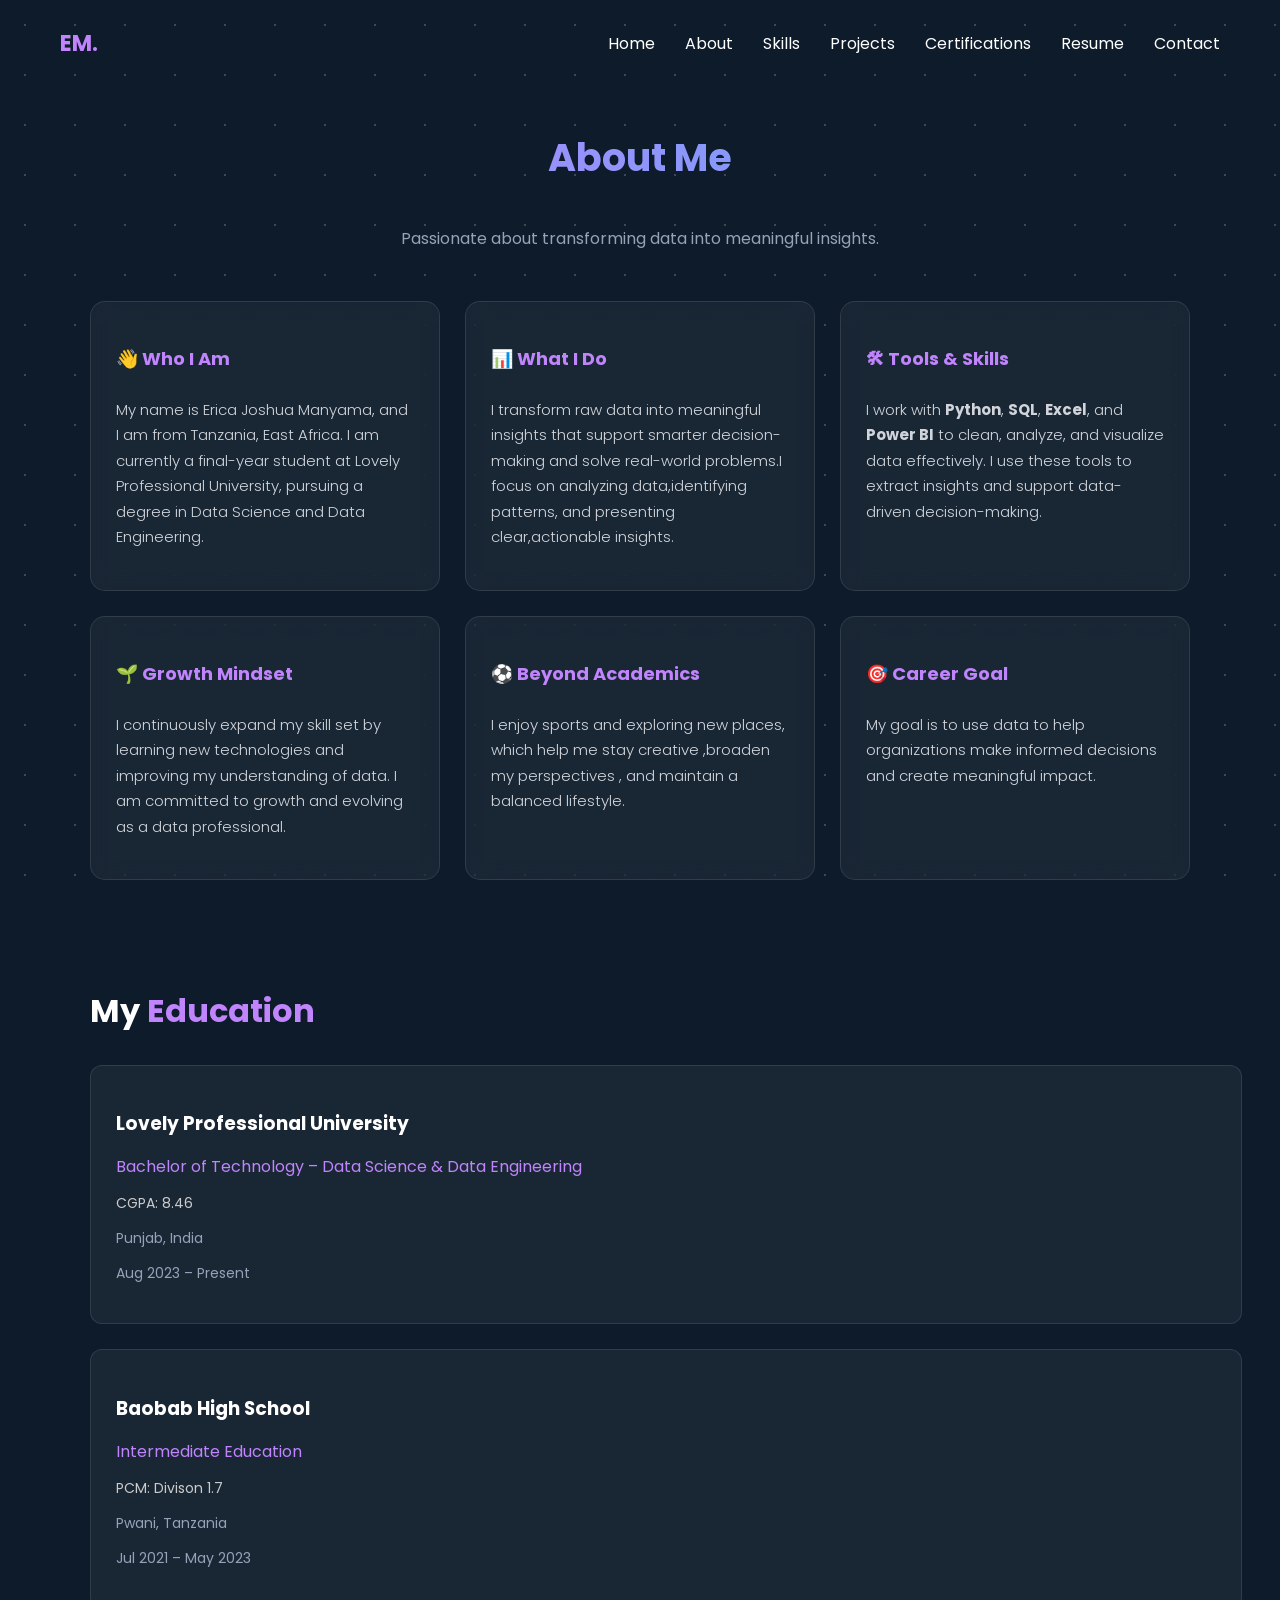
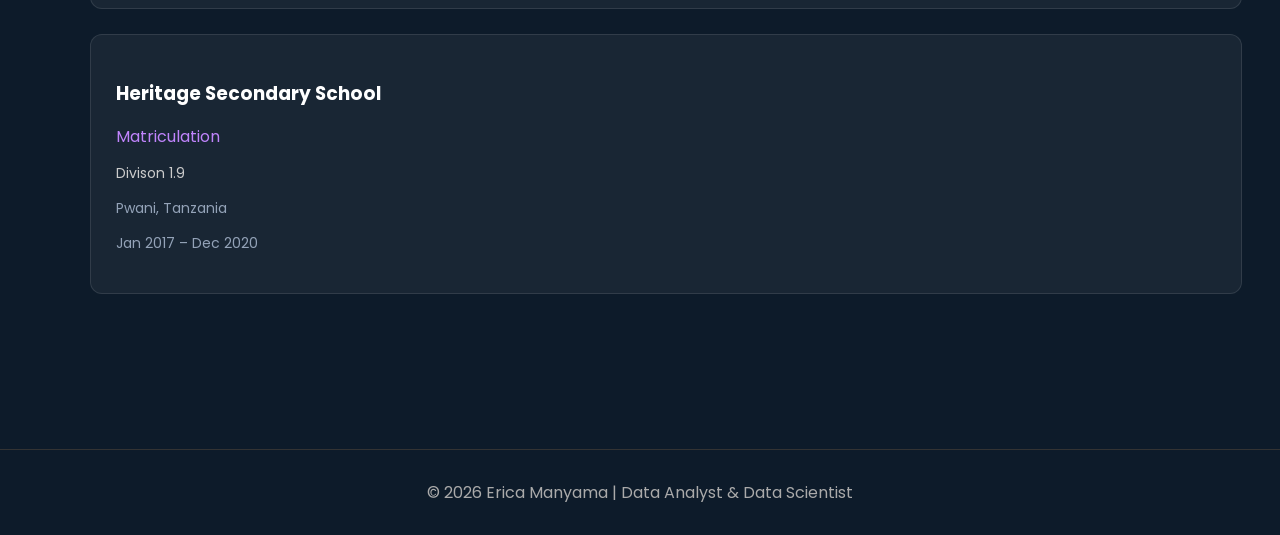
<file: about.html>
<!DOCTYPE html>
<html lang="en">

<head>

<meta charset="UTF-8">
<meta name="viewport" content="width=device-width, initial-scale=1.0">

<title>About | Erica Manyama</title>

<link href="https://fonts.googleapis.com/css2?family=Poppins:wght@300;400;600&display=swap" rel="stylesheet">

<style>

body{
margin:0;
font-family:Poppins;
color:white;
background:#0d1b2a;
}

/* STAR BACKGROUND */

body::before{
content:"";
position:fixed;
top:0;
left:0;
width:100%;
height:100%;
background-image:
radial-gradient(white 1px, transparent 1px),
radial-gradient(white 1px, transparent 1px);
background-size:50px 50px;
opacity:0.2;
z-index:-1;
}

/* NAVBAR */

nav{
display:flex;
justify-content:space-between;
align-items:center;
padding:15px 60px;
}

.logo{
font-size:22px;
font-weight:bold;
color:#c084fc;
}

nav ul{
display:flex;
list-style:none;
gap:30px;
}

nav ul li a{
text-decoration:none;
color:white;
}

nav ul li a:hover{
color:#c084fc;
}

/* EDUCATION SECTION */

.education{
max-width:1100px;
margin:auto;
padding:40px 20px 80px;
}

.education h2{
font-size:32px;
margin-bottom:30px;
text-align:left;
}

.education span{
color:#c084fc;
}

/* EDUCATION CARDS */

.edu-card{
background:rgba(255,255,255,0.05);;
padding:25px;
border-radius:12px;
margin-bottom:25px;
border:1px solid rgba(255,255,255,0.1);
transition:0.3s;
width:100%;
}

.edu-card:hover{
transform:translateY(-6px);
box-shadow:0 10px 25px rgba(192,132,252,0.3);
}

.edu-card h3{
margin-bottom:8px;
}

.degree{
color:#c084fc;
margin-bottom:6px;
}

.cgpa{
font-size:14px;
color:#ccc;
}

.location, .date{
font-size:14px;
color:#94a3b8;
}
/* NEW ABOUT CARD LAYOUT */

.about{
max-width:1100px;
margin:auto;
padding:10px 20px 40px;
}

.about h1{
font-size:38px;
margin-bottom:40px;
text-align:center;
background:linear-gradient(90deg,#c084fc,#60a5fa);
-webkit-background-clip:text;
color:transparent;
}

/* GRID */

.about-cards{
display:grid;
grid-template-columns:repeat(auto-fit,minmax(280px,1fr));
gap:25px;
align-items:stretch;
}

/* CARD STYLE */

.about-card{
background:rgba(255,255,255,0.05);
border:1px solid rgba(255,255,255,0.1);
padding:25px;
border-radius:15px;
backdrop-filter:blur(10px);
transition:0.3s;
opacity:0;
transform:translateY(40px);
animation:fadeUp 0.8s ease forwards;
display:flex;
flex-direction:column;
justify-content:flex-start;
min-height:160px;
}

/* ANIMATION DELAYS */

.about-card:nth-child(1){animation-delay:0.1s;}
.about-card:nth-child(2){animation-delay:0.2s;}
.about-card:nth-child(3){animation-delay:0.3s;}
.about-card:nth-child(4){animation-delay:0.4s;}
.about-card:nth-child(5){animation-delay:0.5s;}
.about-card:nth-child(6){animation-delay:0.6s;}

/* TEXT */

.about-card h3{
margin-bottom:10px;
color:#c084fc;
display:flex;
align-items:center;
gap:10px;
font-size:18px;
}

.about-card p{
font-size:15px;
font-weight:300;
line-height:1.7;
color:#d1d5db;
}

/* HOVER EFFECT */

.about-card:hover{
transform:translateY(-8px);
box-shadow:0 15px 30px rgba(0,0,0,0.3);
border:1px solid #c084fc;
}

/* ANIMATION KEYFRAMES */

@keyframes fadeUp{
to{
opacity:1;
transform:translateY(0);
}
}
.about-subtitle{
text-align:center;
color:#94a3b8;
margin-bottom:50px;
font-size:16px;
}


/* FOOTER */

footer{
text-align:center;
padding:30px;
border-top:1px solid #333;
margin-top:50px;
color:#aaa;
}

</style>

</head>

<body>

<nav>

<div class="logo">EM.</div>

<ul>
<li><a href="index.html">Home</a></li>
<li><a href="about.html">About</a></li>
<li><a href="skills.html">Skills</a></li>
<li><a href="projects.html">Projects</a></li>
<li><a href="certifications.html">Certifications</a></li>
<li><a href="resume.html">Resume</a></li>
<li><a href="contact.html">Contact</a></li>
</ul>

</nav>

<!-- ABOUT -->

<section class="about">

<h1>About Me</h1>
<p class="about-subtitle">
Passionate about transforming data into meaningful insights.
</p>

<div class="about-cards">

<div class="about-card">
<h3>👋 Who I Am</h3>
<p>
My name is Erica Joshua Manyama, and I am from Tanzania, East Africa. I am currently a final-year student at Lovely Professional University, pursuing a degree in Data Science and Data Engineering.
</p>
</div>

<div class="about-card">
<h3>📊 What I Do</h3>
<p>
I transform raw data into meaningful insights that support smarter decision-making and solve real-world problems.I focus on analyzing data,identifying patterns, and presenting clear,actionable insights.
</p>
</div>

<div class="about-card">
<h3>🛠 Tools & Skills</h3>
<p>
I work with <strong>Python</strong>, <strong>SQL</strong>, <strong>Excel</strong>, and <strong>Power BI</strong> to clean, analyze, and visualize data effectively. I use these tools to extract insights and support data-driven decision-making.
</p>
</div>

<div class="about-card">
<h3>🌱 Growth Mindset</h3>
<p>
 I continuously expand my skill set by learning new technologies and improving my understanding of data. I am committed to growth and evolving as a data professional.
</p>
</div>

<div class="about-card">
<h3>⚽ Beyond Academics</h3>
<p>
I enjoy sports and exploring new places, which help me stay creative ,broaden my perspectives , and maintain a balanced lifestyle.
</p>
</div>

<div class="about-card">
<h3>🎯 Career Goal</h3>
<p>
My goal is to use data to help organizations make informed decisions and create meaningful impact.
</p>
</div>

</div>

</section>
<!-- EDUCATION -->

<section class="education">

<h2>My <span>Education</span></h2>

<div class="edu-card">

<h3>Lovely Professional University</h3>

<p class="degree">Bachelor of Technology – Data Science & Data Engineering</p>

<p class="cgpa">CGPA: 8.46</p>

<p class="location">Punjab, India</p>

<p class="date">Aug 2023 – Present</p>

</div>

<div class="edu-card">

<h3>Baobab High School</h3>

<p class="degree">Intermediate Education</p>
  
<p class="cgpa">PCM: Divison 1.7</p>
  
<p class="location">Pwani, Tanzania</p>

<p class="date">Jul 2021 – May 2023</p>

</div>
  
<div class="edu-card">

<h3>Heritage Secondary School</h3>

<p class="degree">Matriculation</p>
  
<p class="cgpa">Divison 1.9</p>
  
<p class="location">Pwani, Tanzania</p>

<p class="date">Jan 2017 – Dec 2020</p>

</div>



</section>

<!-- FOOTER -->

<footer>

©️ 2026 Erica Manyama | Data Analyst & Data Scientist

</footer>

</body>

</html>
</file>
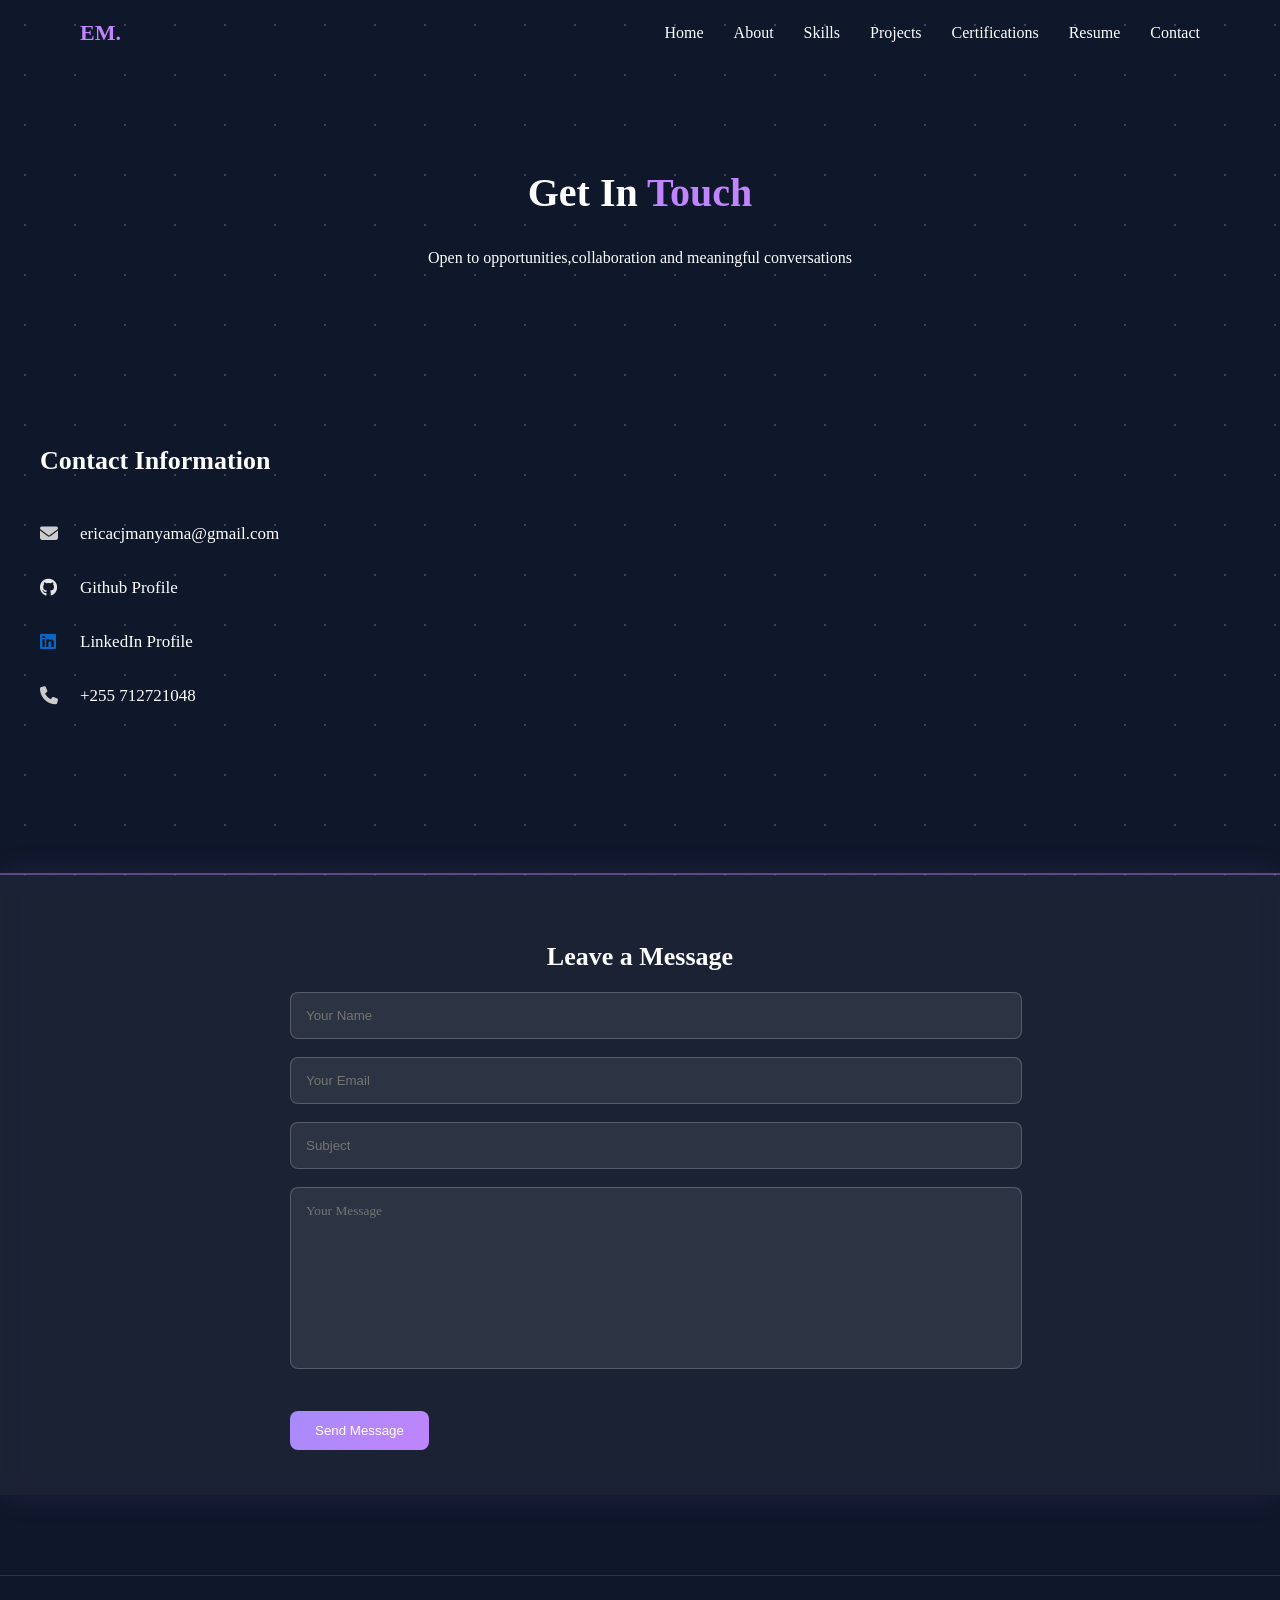
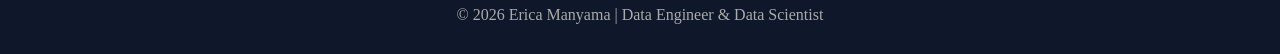
<file: contact.html>
<!DOCTYPE html>
<html lang="en">

<head>

<meta charset="UTF-8">
<meta name="viewport" content="width=device-width, initial-scale=1.0">

<title>Contact | Erica Manyama</title>

<link rel="stylesheet"
href="https://cdnjs.cloudflare.com/ajax/libs/font-awesome/6.4.0/css/all.min.css">
<link rel="stylesheet" href="https://cdnjs.cloudflare.com/ajax/libs/font-awesome/6.5.0/css/all.min.css">

<style>
html,body{
height:100%;
}
h1 span{
color:#c084fc;
}
.section{
padding:40px 80px 20px;
}

body{
margin:0;
font-family:Poppins;
background:#0f172a;
color:white;
display:flex;
flex-direction:column;
}

/* STAR BACKGROUND */

body::before{
content:"";
position:fixed;
width:100%;
height:100%;
background-image:radial-gradient(white 1px, transparent 1px);
background-size:50px 50px;
opacity:0.2;
z-index:-1;
}

/* PAGE TITLE */

.contact-header{
text-align:center;
padding:70px 20px;
margin-bottom:20px;
}

.contact-header h1{
font-size:40px;
}
/* NAVBAR */

nav{
display:flex;
justify-content:space-between;
align-items:center;
padding:20px 80px;
}

.logo{
font-size:22px;
font-weight:bold;
color:#c084fc;
}

nav ul{
display:flex;
list-style:none;
gap:30px;
margin:0;
padding:0;
}

nav ul li a{
text-decoration:none;
color:white;
font-size:16px;
transition:0.3s;
}

nav ul li a:hover{
color:#c084fc;
}

/* CONTACT GRID */

.contact-grid{
display:flex;
justify-content:center;
align-items:flex-start;
gap:80px;
padding:40px;
}

/* CONTACT INFO */


.contact-info a:hover{
color:#c084fc;
}

.contact-info h2{
margin-bottom:30px;
font-size:26px;
}

/* ICON ROW */

.contact-item{
display:flex;
align-items:center;
margin-bottom:20px;
font-size:17px;
}

.contact-item i{
font-size:18px;
color:#white;
width:30px;
margin-right:10px;
}
.contact-item i:hover{
opacity:0.8;
transform:scale(1.1);
transition:0.3s;
}

.contact-item a{
text-decoration:none;
color:white;
}

/* MAP */

.contact-top{
display:flex;
justify-content:center;
align-items:stretch;
gap:20px;
padding: 20px 60px;
margin-top:-20px;
}

/* LEFT SIDE */
.contact-info{
flex:1;
line-height:2;
display:flex;
flex-direction:column;
justify-content:center;
}

/* RIGHT SIDE MAP */
.map{
flex:1;
display:flex;
}

.map iframe{
width:100%;
height:100%;
min-height:400px;
border-radius:12px;
border:none;
}
/* FORM SECTION */

.form-section{
flex:1;
display:flex;
justify-content:center;

}

.form-section h2{
margin-bottom:30px;
font-size:26px;
}

.form-card{
width:100%;
margin:40px 0;
padding:40px 120px;
margin-top:20px;

background:rgba(255,255,255,0.05);
border-radius:0;
backdrop-filter:blur(10px);
text-align:left;
border-top:2px solid rgba(192,132,252,0.4);
display:flex;
flex-direction:column;
align-items:center;
justify-content:center;
min-height:60vh;
box-shadow:0 0 30px rgba(192,132,252,0.1);
}
.form-card:hover{
box-shadow:0 0 30px rgba(192,132,252,0.2);
}
.form-card h2{
text-align:left;
margin-bottom:20px;
}


/* FORM */

form{
width:100%;
max-width:700px;
}

input, textarea{
width:100%;
max-width:800px;
padding:15px;
margin-bottom:18px;

background:rgba(255,255,255,0.08);
border:1px solid rgba(255,255,255,0.2);
color:white;

border-radius:8px;
outline:none;
}

textarea{
height:150px;
resize:none;
font-family:inherit;
}
input:focus, textarea:focus{
border:1px solid #c084fc;
box-shadow:0 0 10px rgba(192,132,252,0.5);
}
input:hover, textarea:hover{
border:1px solid rgba(192,132,252,0.6);
}
/* BUTTON */

button{
background:linear-gradient(135deg,#a78bfa,#c084fc);
border:none;
padding:12px 25px;
border-radius:8px;
color:white;
cursor:pointer;
transition:0.3s;
margin-top:20px;
align-self:flex-start;
}


button:hover{
background:#a855f7;
transform:translateY(-2px);
box-shadow:0 8px 20px rgba(168,85,247,0.4);
transition:0.3s;
}

/* FOOTER */

footer{
text-align:center;
padding:30px;
border-top:1px solid #333;
color:#aaa;
margin-top:40px;
}


/* Default (email & phone) */
.fa-envelope,
.fa-phone{
color:#ccc; /* light neutral */
}

/* GitHub - black */
.fa-github{
color:#e6e6e6;
}

/* LinkedIn - blue */
.fa-linkedin{
color:#0A66C2;
}

</style>

</head>

<body>

<!-- HEADER -->
<nav>

<div class="logo">EM.</div>

<ul>
<li><a href="index.html">Home</a></li>
<li><a href="about.html">About</a></li>
<li><a href="skills.html">Skills</a></li>
<li><a href="projects.html">Projects</a></li>
<li><a href="certifications.html">Certifications</a></li>
<li><a href="resume.html">Resume</a></li>
<li><a href="contact.html">Contact</a></li>
</ul>
</nav>

<section class="contact-header">

<h1>Get In <span>Touch</span></h1>
<p>Open to opportunities,collaboration and meaningful conversations</p>

</section>


<!-- CONTACT INFO + MAP -->

<section class="contact-grid">

<div class="contact-info">

<h2>Contact Information</h2>

<div class="contact-item">
<i class="fas fa-envelope"></i>
<a href="mailto:ericacjmanyama@gmail.com">
ericacjmanyama@gmail.com
</a>
</div>

<div class="contact-item">
<i class="fab fa-github"></i>
<a href="https://github.com/EricaManyama123" target="_blank">
Github Profile
</a>
</div>

<div class="contact-item">
<i class="fab fa-linkedin"></i>
<a href="https://www.linkedin.com/in/erica-joshua-9749272a1/" target="_blank">
LinkedIn Profile
</a>
</div>

<div class="contact-item">
<i class="fas fa-phone"></i>
<a href="tel:+255 712721048">+255 712721048</a>
</div>

</div>


<!-- MAP -->

<div class="map">

<iframe
src="https://www.google.com/maps?q=Lovely%20Professional%20University&output=embed">
</iframe>

</div>

</section>


<!-- CONTACT FORM -->

<section class="form-section">
<div class="form-card">

  <h2>Leave a Message</h2>

<form action="https://formspree.io/f/YOUR_FORM_ID" method="POST">

<input type="text" name="name" placeholder="Your Name" required>

<input type="email" name="email" placeholder="Your Email" required>

<input type="text" name="subject" placeholder="Subject">

<textarea name="message" placeholder="Your Message"></textarea>

<button type="submit">Send Message</button>

</form>
</div>

</section>


<footer>

© 2026 Erica Manyama | Data Engineer & Data Scientist

</footer>


</body>

</html>
</file>
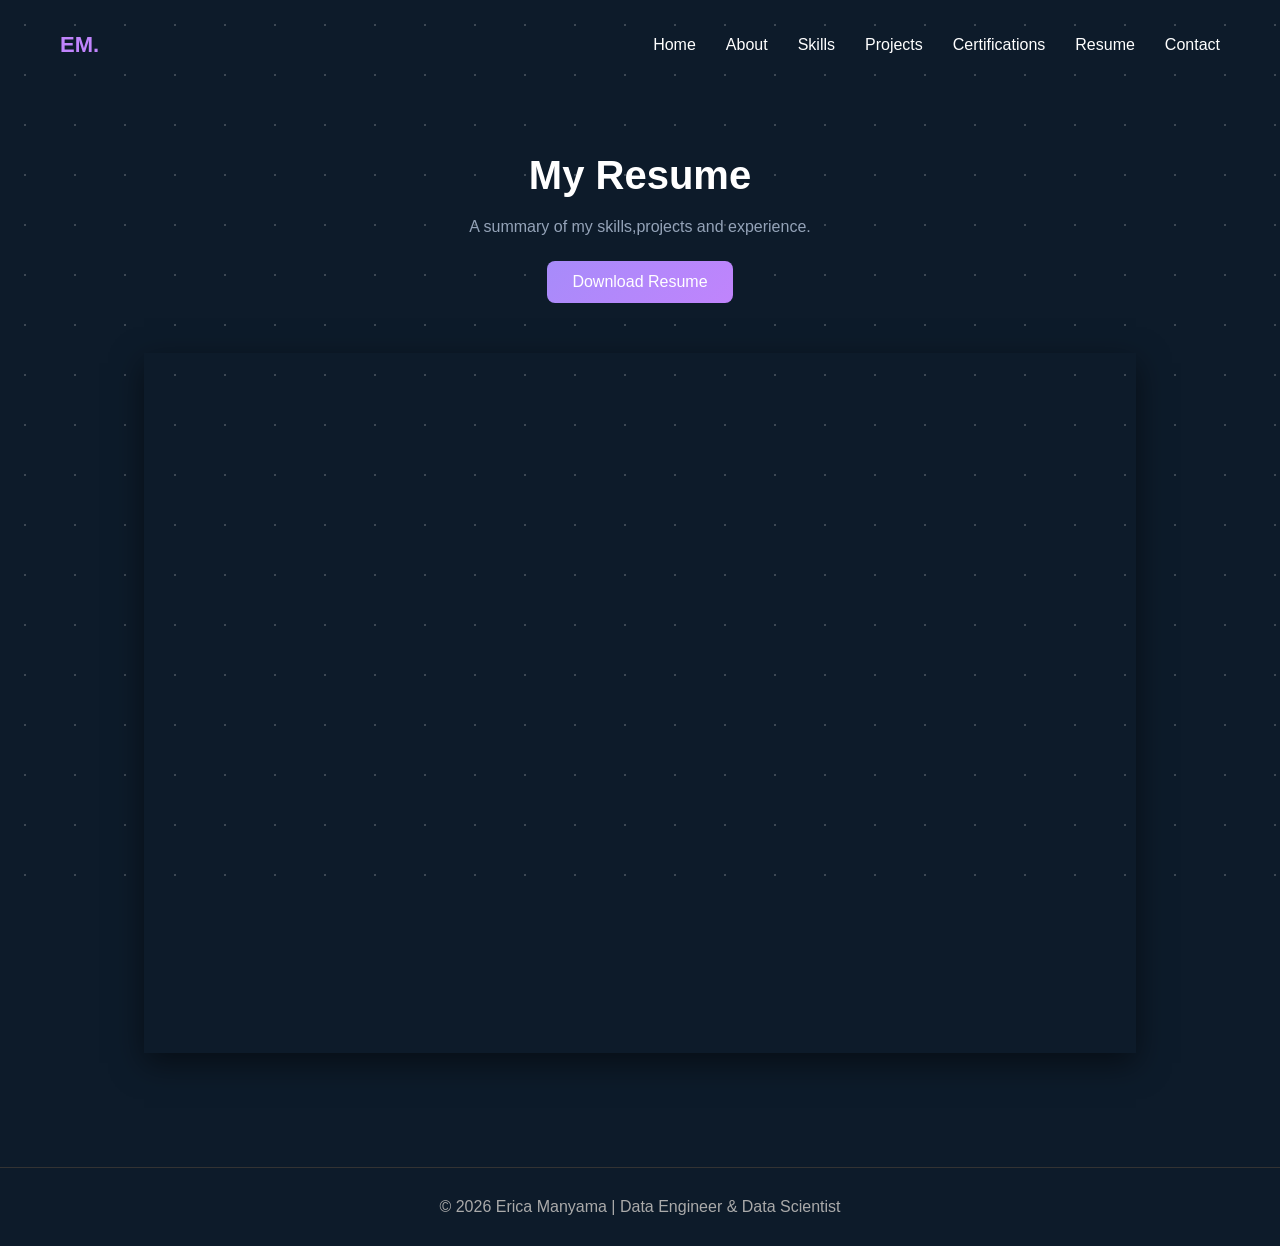
<file: resume.html>
<!DOCTYPE html>
<html lang="en">

<head>

<meta charset="UTF-8">
<meta name="viewport" content="width=device-width, initial-scale=1.0">

<title>Resume | Erica Manyama</title>

<style>

body{
margin:0;
font-family:Arial, sans-serif;
background:#0d1b2a;
color:white;
}
/* STAR BACKGROUND */

body::before{
content:"";
position:fixed;
top:0;
left:0;
width:100%;
height:100%;
background-image:
radial-gradient(white 1px, transparent 1px),
radial-gradient(white 1px, transparent 1px);
background-size:50px 50px;
opacity:0.2;
z-index:-1;
}

/* NAVBAR */

nav{
display:flex;
justify-content:space-between;
align-items:center;
padding:20px 60px;
}

.logo{
font-size:22px;
font-weight:bold;
color:#c084fc;
}

nav ul{
display:flex;
list-style:none;
gap:30px;
}

nav ul li a{
text-decoration:none;
color:white;
}

nav ul li a:hover{
color:#c084fc;
}

/* RESUME SECTION */

.resume-container{
text-align:center;
padding:30px 20px;
}

.resume-container h1{
font-size:40px;
margin-bottom:20px;
}

/* BUTTON */

.download-btn{
display:inline-block;
padding:12px 25px;
background:linear-gradient(135deg,#a78bfa,#c084fc);
color:white;
text-decoration:none;
border-radius:8px;
margin-bottom:30px;
transition:0.3s;
}

.download-btn:hover{
background:#a855f7;
transform:scale(1.05);
box-shadow:0 0 15px rgba(192,132,252,0.6);
}

/* PDF VIEWER */

.resume-viewer{
width:80%;
height:700px;
border:none;
box-shadow:0 10px 30px rgba(0,0,0,0.5);
margin-top:20px;
dislay:block;
margin:20px auto;
}
.subtitle{
color:#94a3b8;
margin-bottom:25px;
font-size:16px;
}

/* FOOTER */

footer{
text-align:center;
padding:30px;
border-top:1px solid #333;
margin-top:60px;
color:#aaa;
}

</style>

</head>

<body>

<nav>

<div class="logo">EM.</div>

<ul>
<li><a href="index.html">Home</a></li>
<li><a href="about.html">About</a></li>
<li><a href="skills.html">Skills</a></li>
<li><a href="projects.html">Projects</a></li>
<li><a href="certifications.html">Certifications</a></li>
<li><a href="resume.html">Resume</a></li>
<li><a href="contact.html">Contact</a></li>
</ul>

</nav>

<section class="resume-container">

<h1>My Resume</h1>
<p class="subtitle">A summary of my skills,projects and experience.</p>

<a class="download-btn" href="ERICAJOSHUAMANYAMA_CV.docx.pdff" download>
Download Resume
</a>

<br>

<iframe class="resume-viewer" src="ERICAJOSHUAMANYAMA_CV.docx.pdf"></iframe>

</section>

<footer>

© 2026 Erica Manyama | Data Engineer & Data Scientist

</footer>


</body>

</html>
</file>
